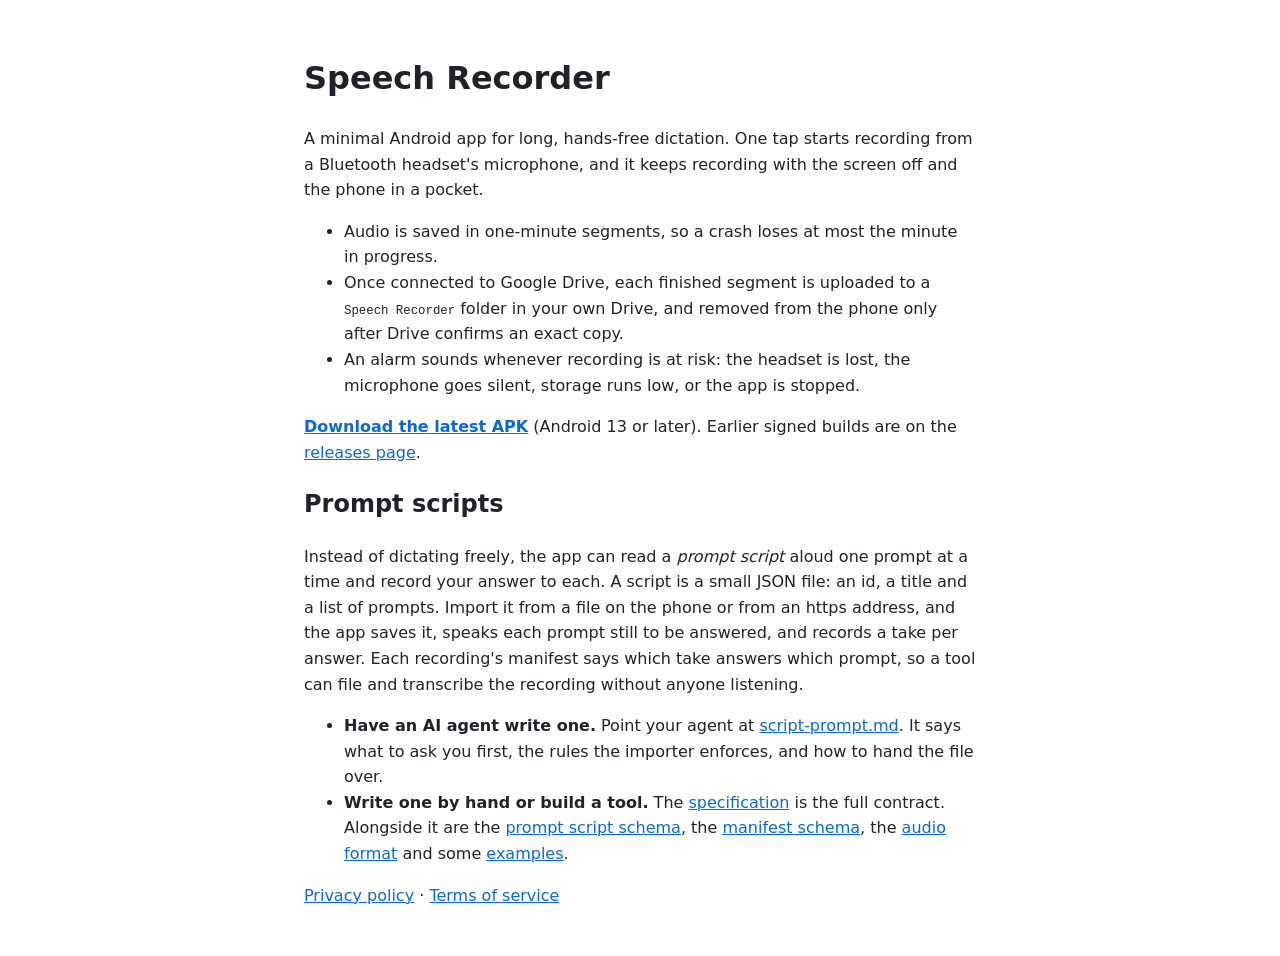
<file: speech-recorder/index.html>
<!doctype html>
<html lang="en-GB">
<head>
<meta charset="utf-8">
<meta name="viewport" content="width=device-width, initial-scale=1">
<title>Speech Recorder</title>
<link rel="stylesheet" href="style.css">
</head>
<body>
<main>
<h1>Speech Recorder</h1>

<p>A minimal Android app for long, hands-free dictation. One tap starts recording from a
Bluetooth headset's microphone, and it keeps recording with the screen off and the phone in a
pocket.</p>

<ul>
<li>Audio is saved in one-minute segments, so a crash loses at most the minute in progress.</li>
<li>Once connected to Google Drive, each finished segment is uploaded to a
<code>Speech Recorder</code> folder in your own Drive, and removed from the phone only after
Drive confirms an exact copy.</li>
<li>An alarm sounds whenever recording is at risk: the headset is lost, the microphone goes
silent, storage runs low, or the app is stopped.</li>
</ul>

<p><a href="https://github.com/LongTermSupport/android-apps-releases/releases/latest/download/speech-recorder.apk"><strong>Download the latest APK</strong></a>
(Android 13 or later). Earlier signed builds are on the
<a href="https://github.com/LongTermSupport/android-apps-releases/releases">releases page</a>.</p>

<h2>Prompt scripts</h2>

<p>Instead of dictating freely, the app can read a <em>prompt script</em> aloud one prompt at a
time and record your answer to each. A script is a small JSON file: an id, a title and a list of
prompts. Import it from a file on the phone or from an https address, and the app saves it,
speaks each prompt still to be answered, and records a take per answer. Each recording's
manifest says which take answers which prompt, so a tool can file and transcribe the recording
without anyone listening.</p>

<ul>
<li><strong>Have an AI agent write one.</strong> Point your agent at
<a href="https://raw.githubusercontent.com/LongTermSupport/android-apps-releases/main/speech-recorder/script-prompt.md">script-prompt.md</a>.
It says what to ask you first, the rules the importer enforces, and how to hand the file over.</li>
<li><strong>Write one by hand or build a tool.</strong> The
<a href="https://github.com/LongTermSupport/android-apps-releases/blob/main/speech-recorder/SPEC.md">specification</a>
is the full contract. Alongside it are the
<a href="https://github.com/LongTermSupport/android-apps-releases/blob/main/speech-recorder/prompt-script.schema.json">prompt script schema</a>,
the <a href="https://github.com/LongTermSupport/android-apps-releases/blob/main/speech-recorder/manifest.schema.json">manifest schema</a>,
the <a href="https://github.com/LongTermSupport/android-apps-releases/blob/main/speech-recorder/AUDIO-FORMAT.md">audio format</a>
and some <a href="https://github.com/LongTermSupport/android-apps-releases/tree/main/speech-recorder/examples">examples</a>.</li>
</ul>

<p><a href="privacy.html">Privacy policy</a> · <a href="terms.html">Terms of service</a></p>
</main>
</body>
</html>
</file>
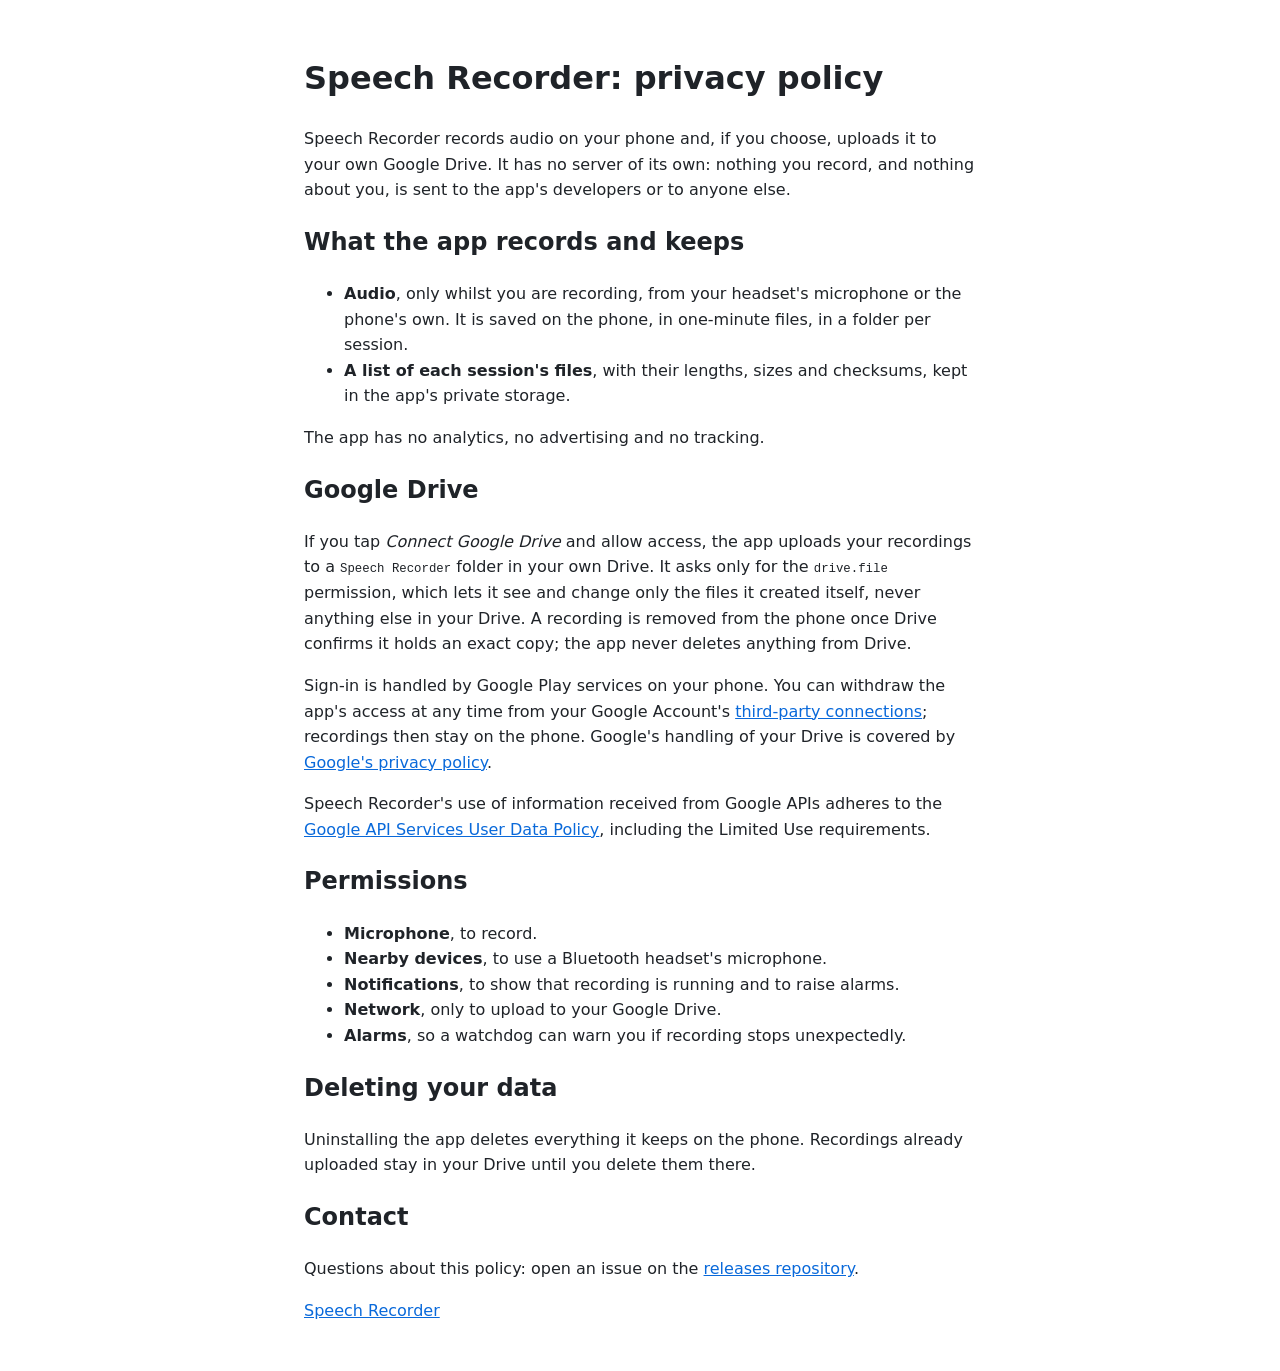
<file: speech-recorder/privacy.html>
<!doctype html>
<html lang="en-GB">
<head>
<meta charset="utf-8">
<meta name="viewport" content="width=device-width, initial-scale=1">
<title>Speech Recorder: privacy policy</title>
<link rel="stylesheet" href="style.css">
</head>
<body>
<main>
<h1>Speech Recorder: privacy policy</h1>

<p>Speech Recorder records audio on your phone and, if you choose, uploads it to your own
Google Drive. It has no server of its own: nothing you record, and nothing about you, is sent
to the app's developers or to anyone else.</p>

<h2>What the app records and keeps</h2>

<ul>
<li><strong>Audio</strong>, only whilst you are recording, from your headset's microphone or
the phone's own. It is saved on the phone, in one-minute files, in a folder per session.</li>
<li><strong>A list of each session's files</strong>, with their lengths, sizes and
checksums, kept in the app's private storage.</li>
</ul>

<p>The app has no analytics, no advertising and no tracking.</p>

<h2>Google Drive</h2>

<p>If you tap <em>Connect Google Drive</em> and allow access, the app uploads your recordings
to a <code>Speech Recorder</code> folder in your own Drive. It asks only for the
<code>drive.file</code> permission, which lets it see and change only the files it created
itself, never anything else in your Drive. A recording is removed from the phone once Drive
confirms it holds an exact copy; the app never deletes anything from Drive.</p>

<p>Sign-in is handled by Google Play services on your phone. You can withdraw the app's
access at any time from your Google Account's
<a href="https://myaccount.google.com/connections">third-party connections</a>; recordings
then stay on the phone. Google's handling of your Drive is covered by
<a href="https://policies.google.com/privacy">Google's privacy policy</a>.</p>

<p>Speech Recorder's use of information received from Google APIs adheres to the
<a href="https://developers.google.com/terms/api-services-user-data-policy">Google API
Services User Data Policy</a>, including the Limited Use requirements.</p>

<h2>Permissions</h2>

<ul>
<li><strong>Microphone</strong>, to record.</li>
<li><strong>Nearby devices</strong>, to use a Bluetooth headset's microphone.</li>
<li><strong>Notifications</strong>, to show that recording is running and to raise
alarms.</li>
<li><strong>Network</strong>, only to upload to your Google Drive.</li>
<li><strong>Alarms</strong>, so a watchdog can warn you if recording stops unexpectedly.</li>
</ul>

<h2>Deleting your data</h2>

<p>Uninstalling the app deletes everything it keeps on the phone. Recordings already uploaded
stay in your Drive until you delete them there.</p>

<h2>Contact</h2>

<p>Questions about this policy: open an issue on the
<a href="https://github.com/LongTermSupport/android-apps-releases/issues">releases
repository</a>.</p>

<p><a href="index.html">Speech Recorder</a></p>
</main>
</body>
</html>
</file>
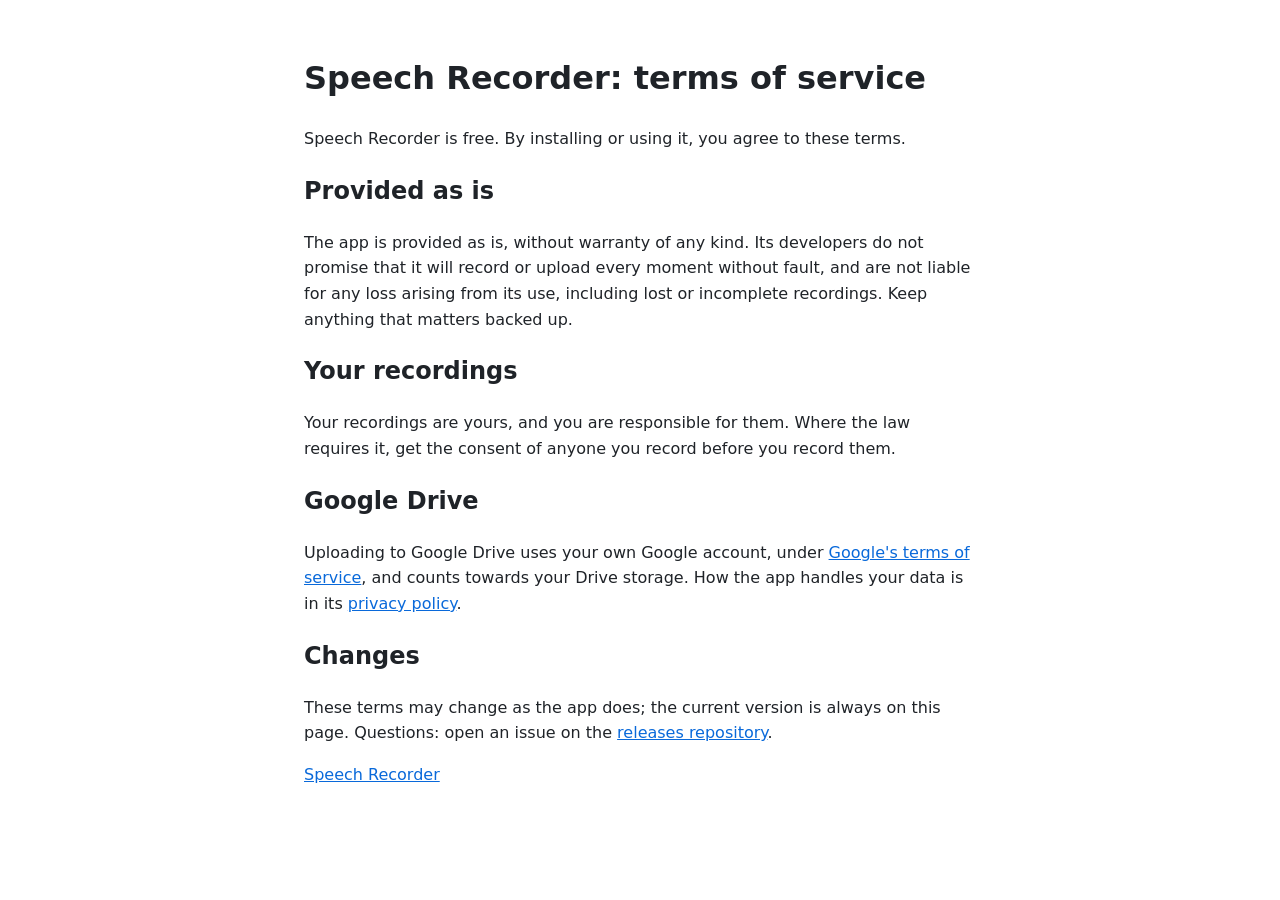
<file: speech-recorder/terms.html>
<!doctype html>
<html lang="en-GB">
<head>
<meta charset="utf-8">
<meta name="viewport" content="width=device-width, initial-scale=1">
<title>Speech Recorder: terms of service</title>
<link rel="stylesheet" href="style.css">
</head>
<body>
<main>
<h1>Speech Recorder: terms of service</h1>

<p>Speech Recorder is free. By installing or using it, you agree to these terms.</p>

<h2>Provided as is</h2>

<p>The app is provided as is, without warranty of any kind. Its developers do not promise that
it will record or upload every moment without fault, and are not liable for any loss arising
from its use, including lost or incomplete recordings. Keep anything that matters backed up.</p>

<h2>Your recordings</h2>

<p>Your recordings are yours, and you are responsible for them. Where the law requires it, get
the consent of anyone you record before you record them.</p>

<h2>Google Drive</h2>

<p>Uploading to Google Drive uses your own Google account, under
<a href="https://policies.google.com/terms">Google's terms of service</a>, and counts towards
your Drive storage. How the app handles your data is in its
<a href="privacy.html">privacy policy</a>.</p>

<h2>Changes</h2>

<p>These terms may change as the app does; the current version is always on this page.
Questions: open an issue on the
<a href="https://github.com/LongTermSupport/android-apps-releases/issues">releases
repository</a>.</p>

<p><a href="index.html">Speech Recorder</a></p>
</main>
</body>
</html>
</file>
<file: speech-recorder/style.css>
body {
  margin: 0;
  font-family: system-ui, sans-serif;
  line-height: 1.6;
  color: #1f2328;
  background: #ffffff;
}

main {
  max-width: 42rem;
  margin: 0 auto;
  padding: 2rem 1.25rem;
}

a {
  color: #0969da;
}

code {
  font-size: 0.95em;
}
</file>
